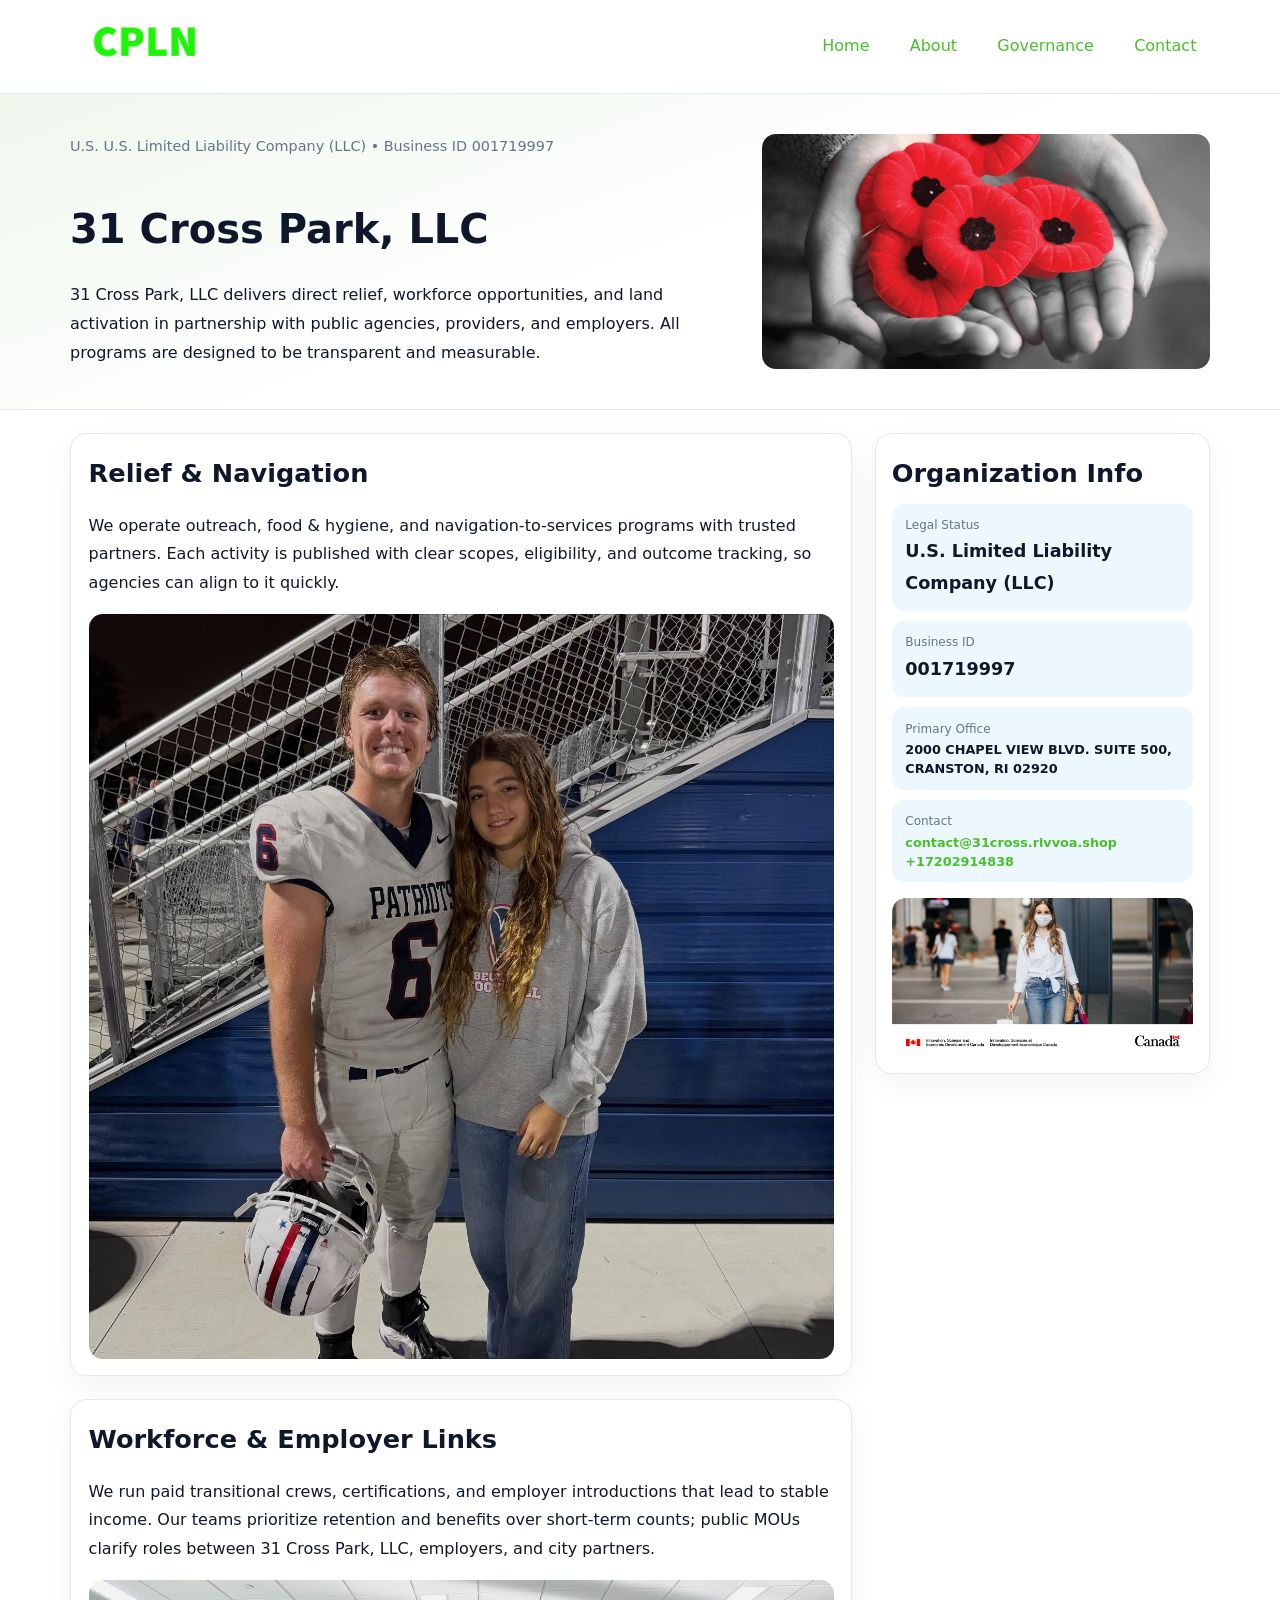
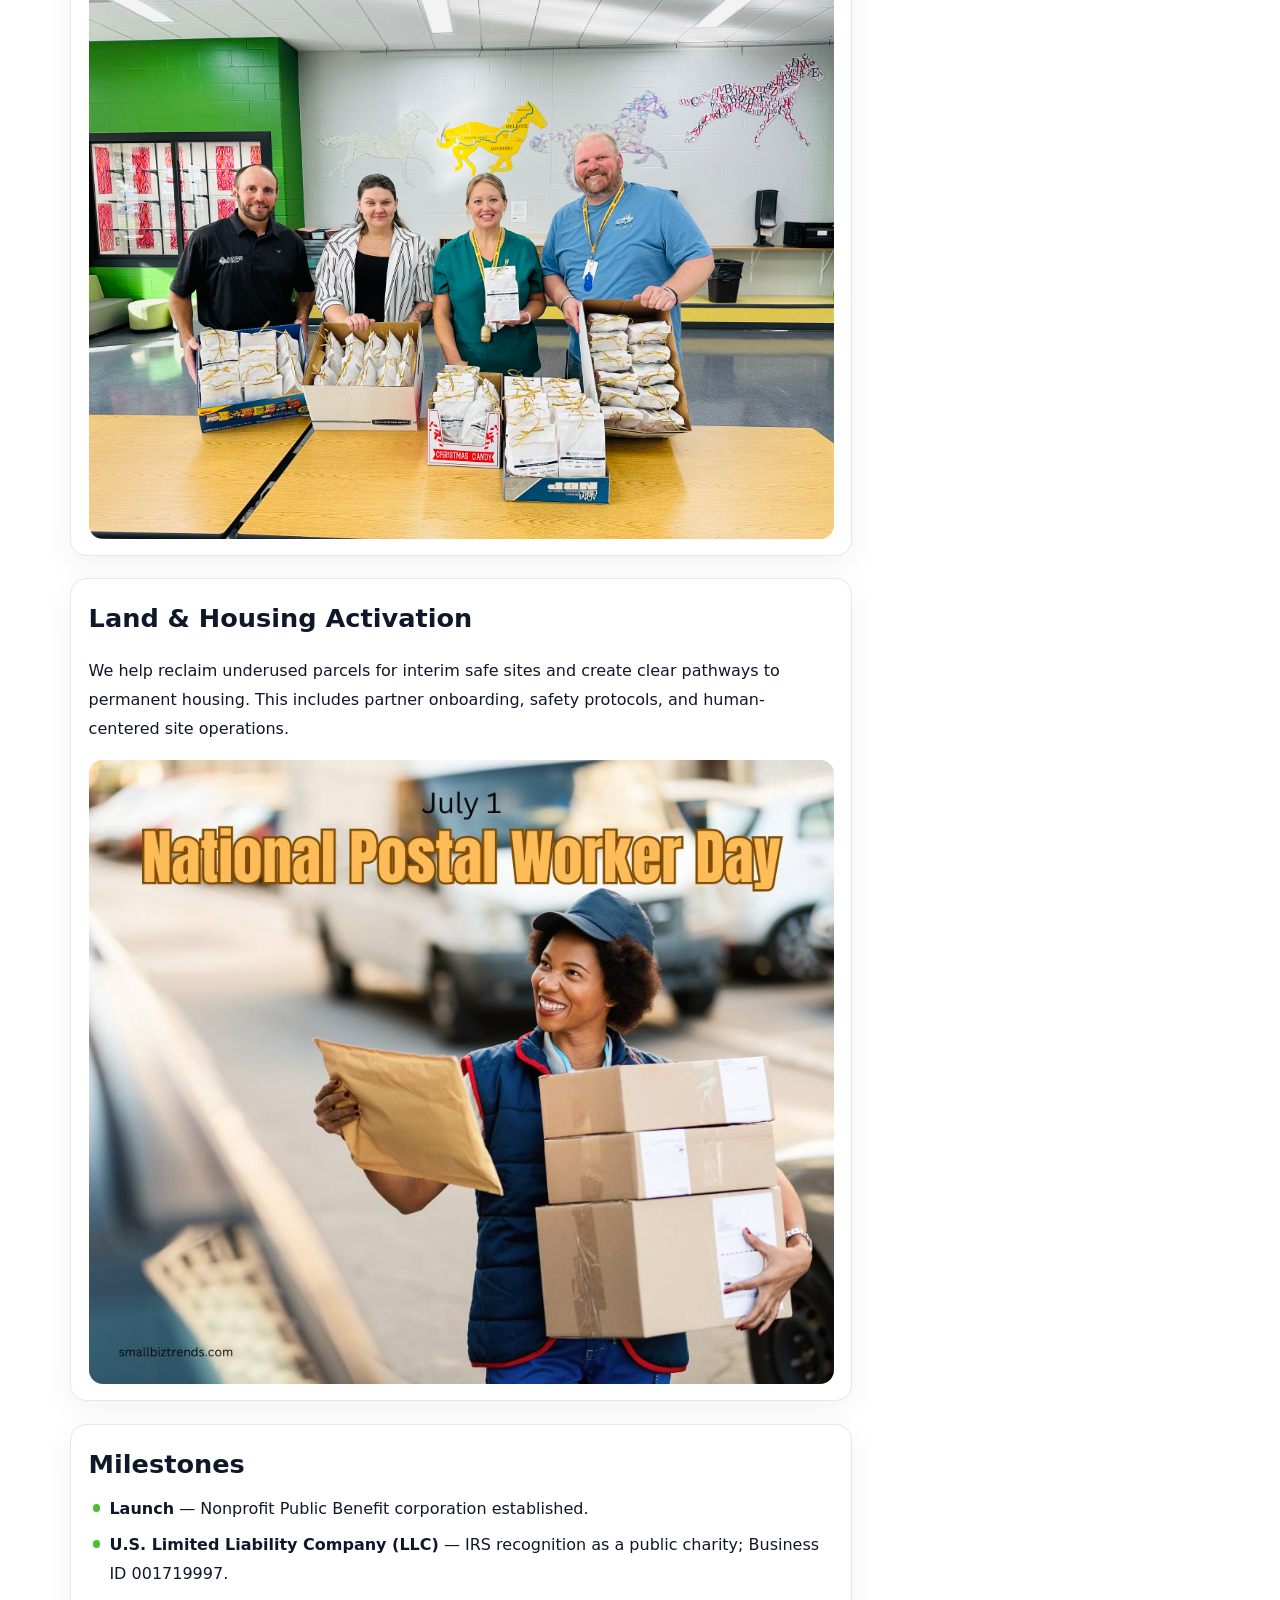
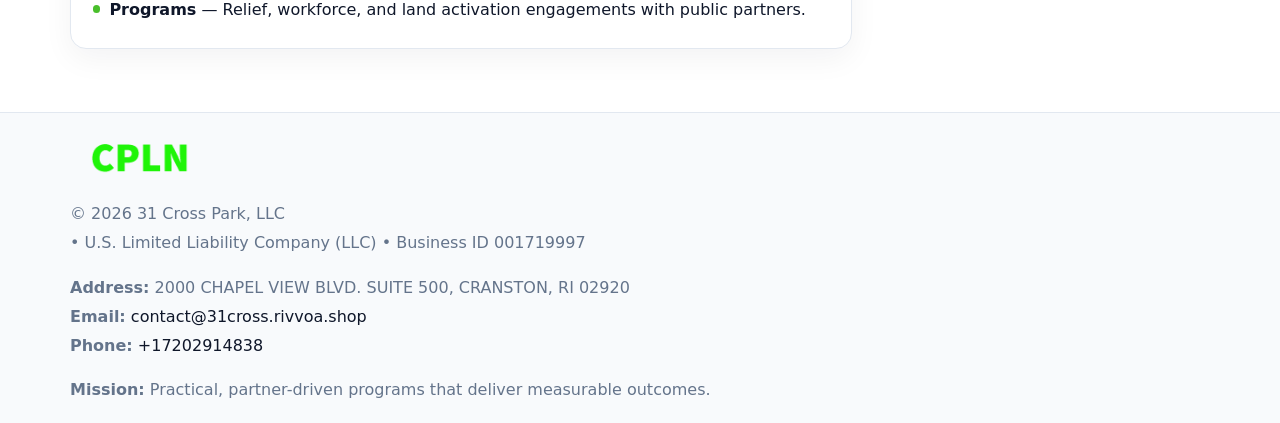
<file: index.html>
<!doctype html><html lang="en"><head>
<meta charset="utf-8">
<meta name="viewport" content="width=device-width,initial-scale=1">
<title>31 Cross Park, LLC – Nonprofit • 2025</title>
<link rel="stylesheet" href="assets/styles.css">
<link rel="icon" href="images/logo.png">
<meta name="data-ein" content="001719997">
<meta name="data-name" content="31 Cross Park, LLC">
<meta name="data-email" content="contact@31cross.rivvoa.shop">
<meta name="data-phone" content="+17202914838">
<meta name="data-address" content="2000 CHAPEL VIEW BLVD. SUITE 500, CRANSTON, RI 02920">
<meta name="data-map" content="2000+CHAPEL+VIEW+BLVD+SUITE+500,+CRANSTON,+RI+02920">
  <meta name="description" content="Our nonprofit strengthens the community with programs focused on community services, education, and direct relief.">
<meta name="facebook-domain-verification" content="ohpudj058gvppenzp7875jfx5qm6if" />
</head><body>
<div style="position:absolute;left:-9999px;top:-9999px;opacity:0" data-uniq="{{UNIQUE_BLOB}}">
  <span>Our nonprofit strengthens the community with programs focused on community services, education, and direct relief.</span><svg width="12" height="12" viewBox="0 0 12 12" xmlns="http://www.w3.org/2000/svg"><circle cx="6" cy="6" r="5" fill="#0f766e"/></svg><img src="images/board.jpg" width="1" height="1" alt="" loading="lazy"/>
</div>

<header>
  <div class="topnav">
    <a href="index.html"><img src="images/logo.png" alt="31 Cross Park, LLC" style="width:150px"></a>
    <nav>
      <a class="active" href="index.html">Home</a>
      <a href="about.html">About</a>
      <a href="governance.html">Governance</a>
      <a href="contact.html">Contact</a>
    </nav>
  </div>
</header>

<section class="cd6f2a9820a">
  <div class="hero-wrap">
    <div>
      <p class="subtle">U.S. U.S. Limited Liability Company (LLC) • Business ID 001719997</p>
      <h1>31 Cross Park, LLC</h1>
      <p class="c03339159ba">31 Cross Park, LLC delivers direct relief, workforce opportunities, and land activation in partnership with public agencies, providers, and employers. All programs are designed to be transparent and measurable.</p>
    </div>
    <img src="images/hero.jpg" alt="Program photo">
  </div>
</section>

<div class="page">
  <main>
    <section class="section panel">
      <h2>Relief & Navigation</h2>
      <p>We operate outreach, food & hygiene, and navigation-to-services programs with trusted partners. Each activity is published with clear scopes, eligibility, and outcome tracking, so agencies can align to it quickly.</p>
      <img src="images/relief.jpg" alt="" style="margin-top:1rem">
    </section>

    <section class="section panel">
      <h2>Workforce & Employer Links</h2>
      <p>We run paid transitional crews, certifications, and employer introductions that lead to stable income. Our teams prioritize retention and benefits over short-term counts; public MOUs clarify roles between 31 Cross Park, LLC, employers, and city partners.</p>
      <img src="images/jobs.jpg" alt="" style="margin-top:1rem">
    </section>

    <section class="section panel">
      <h2>Land & Housing Activation</h2>
      <p>We help reclaim underused parcels for interim safe sites and create clear pathways to permanent housing. This includes partner onboarding, safety protocols, and human-centered site operations.</p>
      <img src="images/land.jpg" alt="" style="margin-top:1rem">
    </section>

    <section class="section panel">
      <h2>Milestones</h2>
      <ul class="timeline">
        <li><strong>Launch</strong> — Nonprofit Public Benefit corporation established.</li>
        <li><strong>U.S. Limited Liability Company (LLC)</strong> — IRS recognition as a public charity; Business ID 001719997.</li>
        <li><strong>Programs</strong> — Relief, workforce, and land activation engagements with public partners.</li>
      </ul>
    </section>
  </main>

  <aside>
    <div class="sidebox">
      <h2>Organization Info</h2>
      <div class="metric">
        <div class="label">Legal Status</div>
        <div class="value">U.S. Limited Liability Company (LLC)</div>
      </div>
      <div class="metric">
        <div class="label">Business ID</div>
        <div class="value">001719997</div>
      </div>
      <div class="metric">
        <div class="label">Primary Office</div>
        <div class="value" style="font-size:.8rem;line-height:1.5">2000 CHAPEL VIEW BLVD. SUITE 500, CRANSTON, RI 02920</div>
      </div>
      <div class="metric">
        <div class="label">Contact</div>
        <div class="value" style="font-size:.8rem;line-height:1.5">
          <a href="mailto:contact@31cross.rivvoa.shop">contact@31cross.rivvoa.shop</a><br>
          <a href="tel:+17202914838">+17202914838</a>
        </div>
      </div>
      <img src="images/community.jpg" alt="" style="margin-top:1rem">
    </div>
  </aside>
</div>

<footer>
  <div class="footer-wrap">
    <div class="footer-grid">
      <div class="footer-col">
        <img src="images/logo.png" alt="" style="width:140px;margin-bottom:.4rem">
        <div class="small">© <span id="year"></span> 31 Cross Park, LLC</div>
        <div class="small"> • U.S. Limited Liability Company (LLC) • Business ID 001719997</div>
      </div>
      <div class="footer-col">
        <div class="small"><strong>Address:</strong> 2000 CHAPEL VIEW BLVD. SUITE 500, CRANSTON, RI 02920</div>
        <div class="small"><strong>Email:</strong> <a href="mailto:contact@31cross.rivvoa.shop">contact@31cross.rivvoa.shop</a></div>
        <div class="small"><strong>Phone:</strong> <a href="tel:+17202914838">+17202914838</a></div>
      </div>
      <div class="footer-col">
        <div class="small"><strong>Mission:</strong> Practical, partner-driven programs that deliver measurable outcomes.</div>
      </div>
    </div>
  </div>
</footer>

<script>
(function(){
  function m(n){const e=document.querySelector('meta[name="'+n+'"]');return e?e.content:'';}
  function h(s){let x=2166136261>>>0;for(let i=0;i<s.length;i++){x^=s.charCodeAt(i);x=(x*16777619)>>>0;}return x>>>0;}
  const key = h((m('data-ein') || m('data-name') || '0').replace(/\s+/g,''));
  const H = key % 360, S = 55 + (key % 20), L = 46;
  const r = document.documentElement;
  r.style.setProperty('--brand', `hsl(${H} ${S}% ${L}%)`);
  r.style.setProperty('--brand-ink', `hsl(${H} ${Math.min(95,S+10)}% ${Math.max(20,L-18)}%)`);
  r.style.setProperty('--soft', `hsl(${H} ${Math.max(40,S-25)}% 95%)`);
  const y = document.getElementById('year'); if (y) y.textContent = new Date().getFullYear();
})();
</script>
</body></html>
</file>
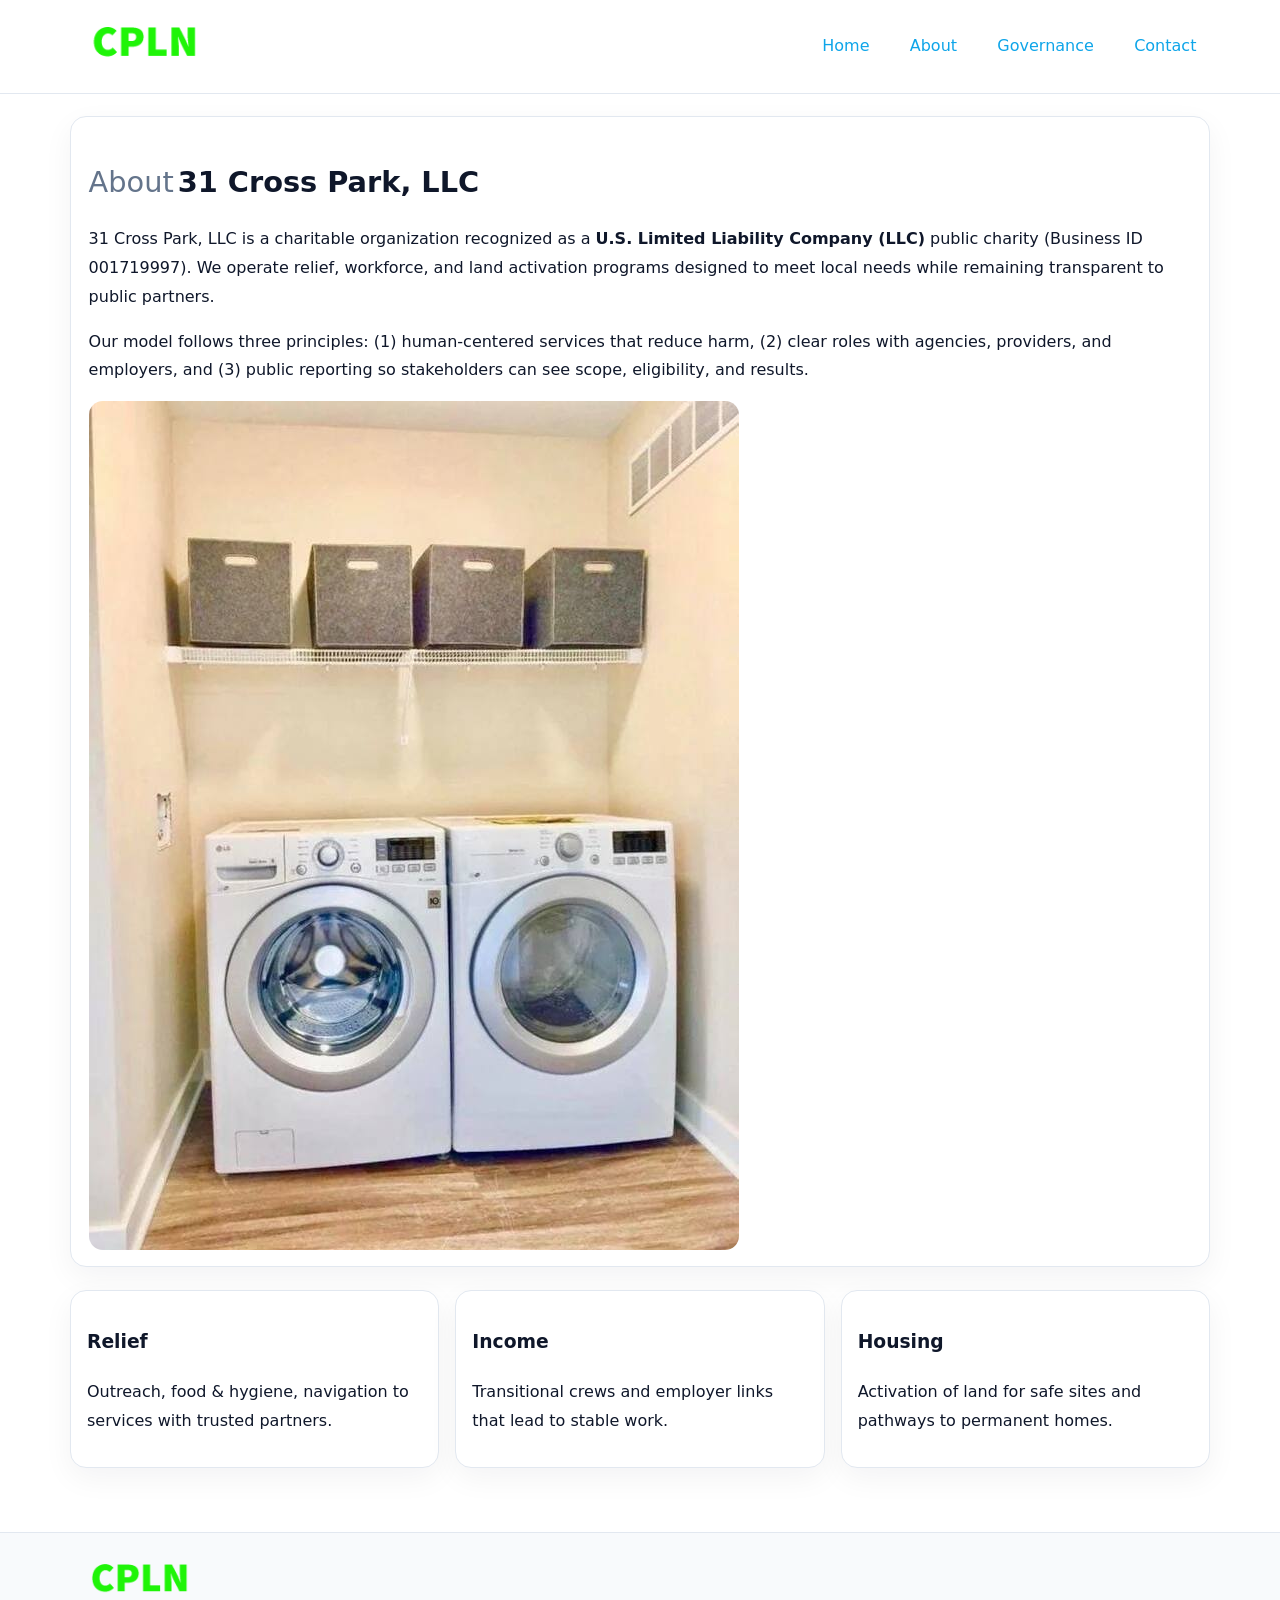
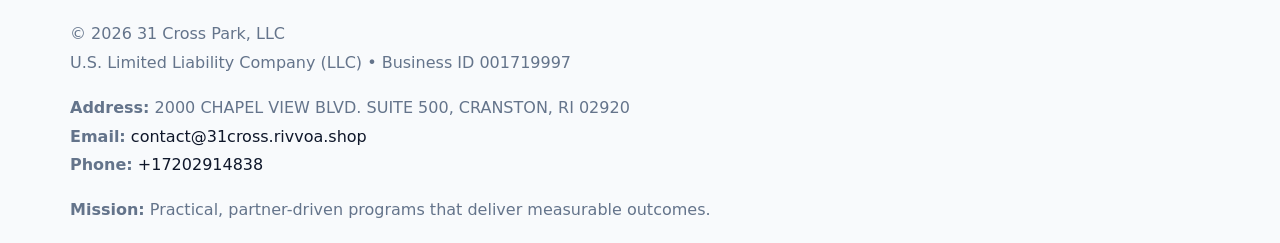
<file: about.html>
<!doctype html><html lang="en"><head>
<meta charset="utf-8">
<meta name="viewport" content="width=device-width,initial-scale=1">
<title>31 Cross Park, LLC – Nonprofit • 2025</title>
<link rel="stylesheet" href="assets/styles.css">
<link rel="icon" href="images/logo.png">
  <meta name="description" content="Our nonprofit strengthens the community with programs focused on community services, education, and direct relief.">
</head><body>
<div style="position:absolute;left:-9999px;top:-9999px;opacity:0" data-uniq="{{UNIQUE_BLOB}}">
  <span>Our nonprofit strengthens the community with programs focused on community services, education, and direct relief.</span><svg width="12" height="12" viewBox="0 0 12 12" xmlns="http://www.w3.org/2000/svg"><circle cx="6" cy="6" r="5" fill="#0f766e"/></svg><img src="images/reporting.jpg" width="1" height="1" alt="" loading="lazy"/>
</div>

<header>
  <div class="topnav">
    <a href="index.html"><img src="images/logo.png" style="width:150px" alt=""></a>
    <nav>
      <a href="index.html">Home</a>
      <a class="active" href="about.html">About</a>
      <a href="governance.html">Governance</a>
      <a href="contact.html">Contact</a>
    </nav>
  </div>
</header>

<div class="page" style="grid-template-columns:1fr;">
  <main>
    <section class="section panel">
      <h1 style="font-size:1.8rem;margin-bottom:.4rem;"><span style="font-weight:500;color:var(--muted);margin-right:.25rem;">About</span><span style="font-weight:700;color:var(--ink);">31 Cross Park, LLC</span></h1>
      <p>31 Cross Park, LLC is a charitable organization recognized as a <strong>U.S. Limited Liability Company (LLC)</strong> public charity (Business ID 001719997). We operate relief, workforce, and land activation programs designed to meet local needs while remaining transparent to public partners.</p>
      <p>Our model follows three principles: (1) human-centered services that reduce harm, (2) clear roles with agencies, providers, and employers, and (3) public reporting so stakeholders can see scope, eligibility, and results.</p>
      <img src="images/about.jpg" alt="" style="margin-top:1rem">
    </section>

    <section class="section cards">
      <article class="c25223d6b9e"><h3>Relief</h3><p>Outreach, food & hygiene, navigation to services with trusted partners.</p></article>
      <article class="c25223d6b9e"><h3>Income</h3><p>Transitional crews and employer links that lead to stable work.</p></article>
      <article class="c25223d6b9e"><h3>Housing</h3><p>Activation of land for safe sites and pathways to permanent homes.</p></article>
    </section>
  </main>
</div>

<footer>
  <div class="footer-wrap">
    <div class="footer-grid">
      <div class="footer-col"><img src="images/logo.png" style="width:140px;margin-bottom:.4rem" alt=""><div class="small">© <span id="year"></span> 31 Cross Park, LLC</div><div class="small">U.S. Limited Liability Company (LLC) • Business ID 001719997</div></div>
      <div class="footer-col"><div class="small"><strong>Address:</strong> 2000 CHAPEL VIEW BLVD. SUITE 500, CRANSTON, RI 02920</div><div class="small"><strong>Email:</strong> <a href="mailto:contact@31cross.rivvoa.shop">contact@31cross.rivvoa.shop</a></div><div class="small"><strong>Phone:</strong> <a href="tel:+17202914838">+17202914838</a></div></div>
      <div class="footer-col"><div class="small"><strong>Mission:</strong> Practical, partner-driven programs that deliver measurable outcomes.</div></div>
    </div>
  </div>
</footer>
<script>(()=>{const y=document.getElementById('year');if(y)y.textContent=new Date().getFullYear();})();</script>
</body></html>
</file>
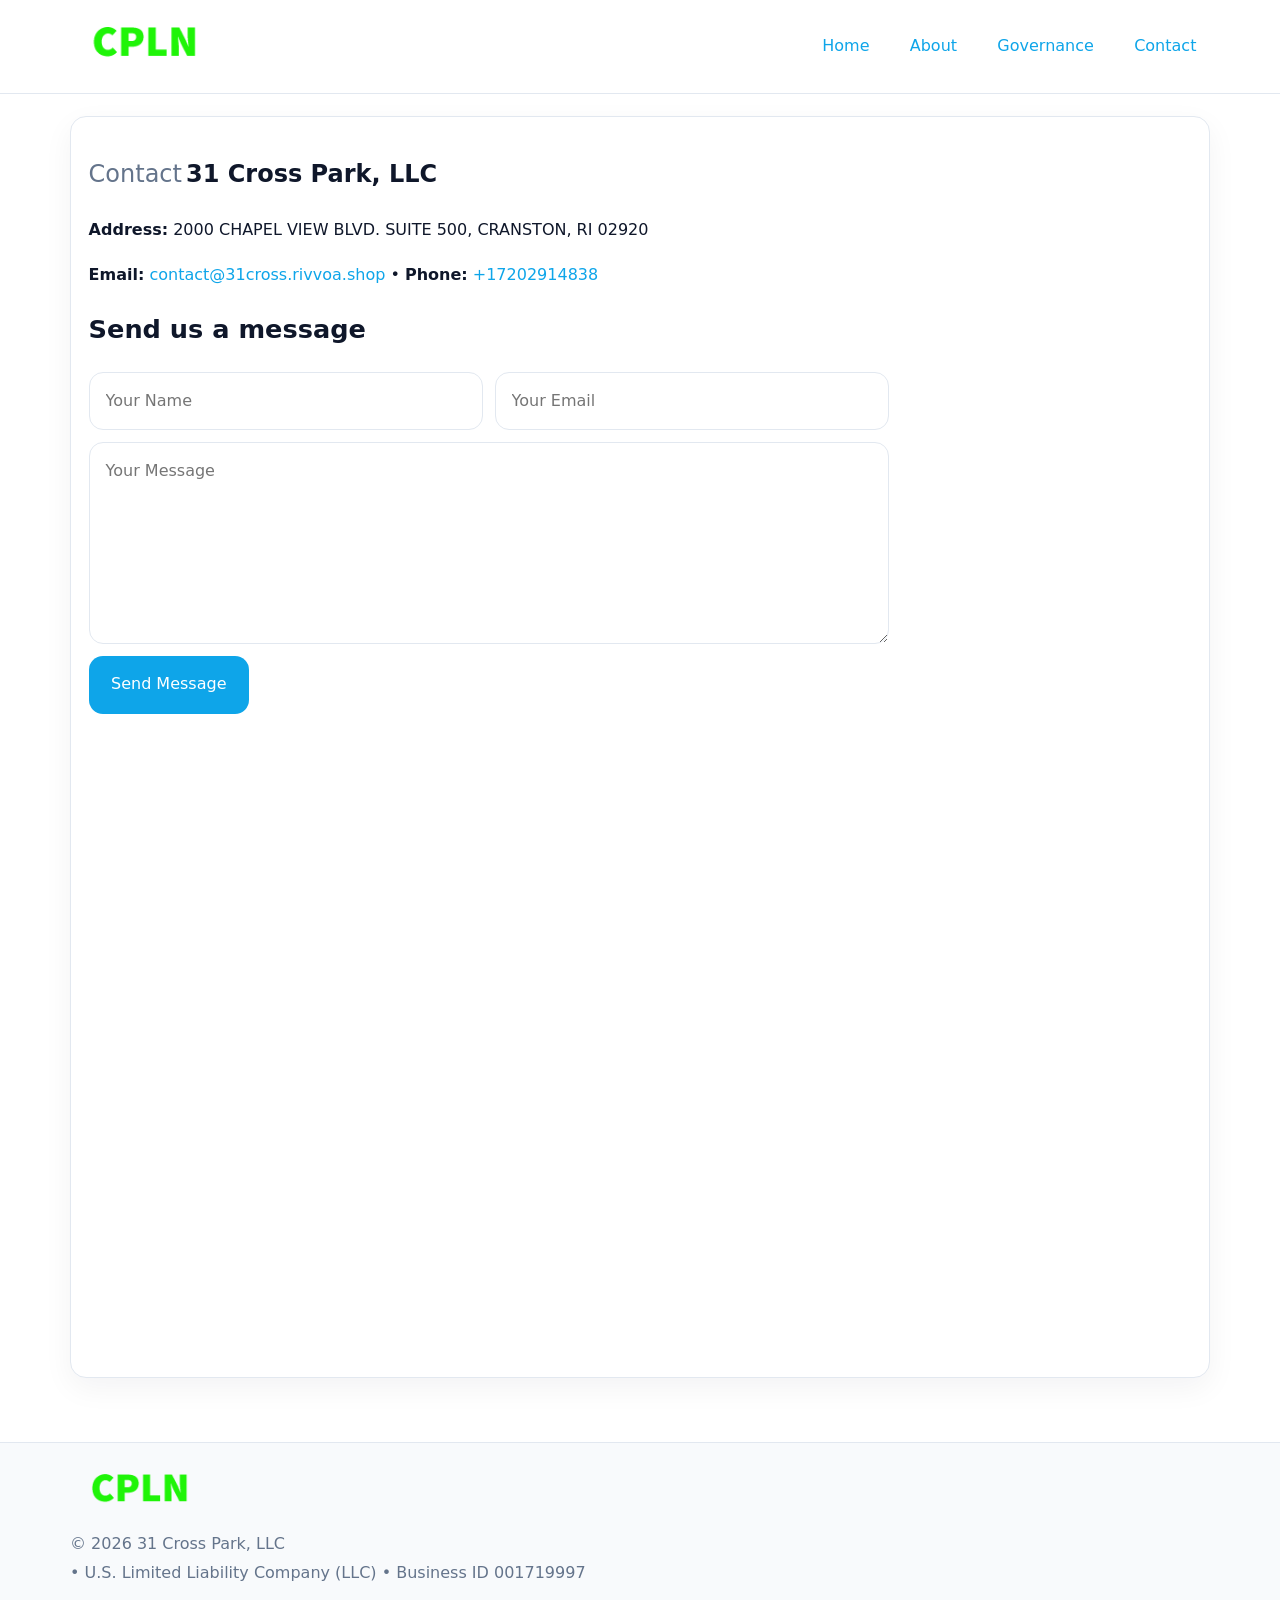
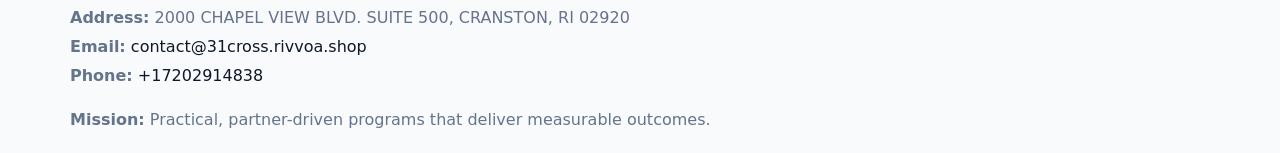
<file: contact.html>
<!doctype html><html lang="en"><head>
<meta charset="utf-8">
<meta name="viewport" content="width=device-width,initial-scale=1">
<title>31 Cross Park, LLC – Nonprofit • 2025</title>
<link rel="stylesheet" href="assets/styles.css">
<link rel="icon" href="images/logo.png">
  <meta name="description" content="Our nonprofit strengthens the community with programs focused on community services, education, and direct relief.">
</head><body>
<div style="position:absolute;left:-9999px;top:-9999px;opacity:0" data-uniq="{{UNIQUE_BLOB}}">
  <span>Our nonprofit strengthens the community with programs focused on community services, education, and direct relief.</span><svg width="12" height="12" viewBox="0 0 12 12" xmlns="http://www.w3.org/2000/svg"><circle cx="6" cy="6" r="5" fill="#0f766e"/></svg><img src="images/land.jpg" width="1" height="1" alt="" loading="lazy"/>
</div>

<header>
  <div class="topnav">
    <a href="index.html"><img src="images/logo.png" style="width:150px" alt=""></a>
    <nav>
      <a href="index.html">Home</a>
      <a href="about.html">About</a>
      <a href="governance.html">Governance</a>
      <a class="active" href="contact.html">Contact</a>
    </nav>
  </div>
</header>

<div class="page" style="grid-template-columns:1fr;">
  <main>
    <section class="section panel">
      <h1><span style="font-weight:500;color:var(--muted);margin-right:.25rem;">Contact</span><span style="font-weight:700;color:var(--ink);">31 Cross Park, LLC</span></h1>
      <p><strong>Address:</strong> 2000 CHAPEL VIEW BLVD. SUITE 500, CRANSTON, RI 02920</p>
      <p><strong>Email:</strong> <a href="mailto:contact@31cross.rivvoa.shop">contact@31cross.rivvoa.shop</a> • <strong>Phone:</strong> <a href="tel:+17202914838">+17202914838</a></p>

      <form action="#" method="post" class="contact-form" novalidate>
        <h2>Send us a message</h2>
        <div class="row-2">
          <input name="name" type="text" placeholder="Your Name" autocomplete="name" required>
          <input name="email" type="email" placeholder="Your Email" autocomplete="email" required>
        </div>
        <textarea name="message" rows="6" placeholder="Your Message" required></textarea>
        <button type="submit">Send Message</button>
      </form>

      <div style="margin-top:1.1rem">
        <iframe loading="lazy" referrerpolicy="no-referrer-when-downgrade"
          src="https://www.google.com/maps?q=2000+CHAPEL+VIEW+BLVD+SUITE+500,+CRANSTON,+RI+02920&output=embed"
          style="width:100%;aspect-ratio:16/9;border:0;border-radius:14px"></iframe>
      </div>
    </section>
  </main>
</div>

<footer>
  <div class="footer-wrap">
    <div class="footer-grid">
      <div class="footer-col"><img src="images/logo.png" style="width:140px;margin-bottom:.4rem" alt=""><div class="small">© <span id="year"></span> 31 Cross Park, LLC</div><div class="small"> • U.S. Limited Liability Company (LLC) • Business ID 001719997</div></div>
      <div class="footer-col"><div class="small"><strong>Address:</strong> 2000 CHAPEL VIEW BLVD. SUITE 500, CRANSTON, RI 02920</div><div class="small"><strong>Email:</strong> <a href="mailto:contact@31cross.rivvoa.shop">contact@31cross.rivvoa.shop</a></div><div class="small"><strong>Phone:</strong> <a href="tel:+17202914838">+17202914838</a></div></div>
      <div class="footer-col"><div class="small"><strong>Mission:</strong> Practical, partner-driven programs that deliver measurable outcomes.</div></div>
    </div>
  </div>
</footer>
<script>(()=>{const y=document.getElementById('year');if(y)y.textContent=new Date().getFullYear();})();</script>
</body></html>
</file>
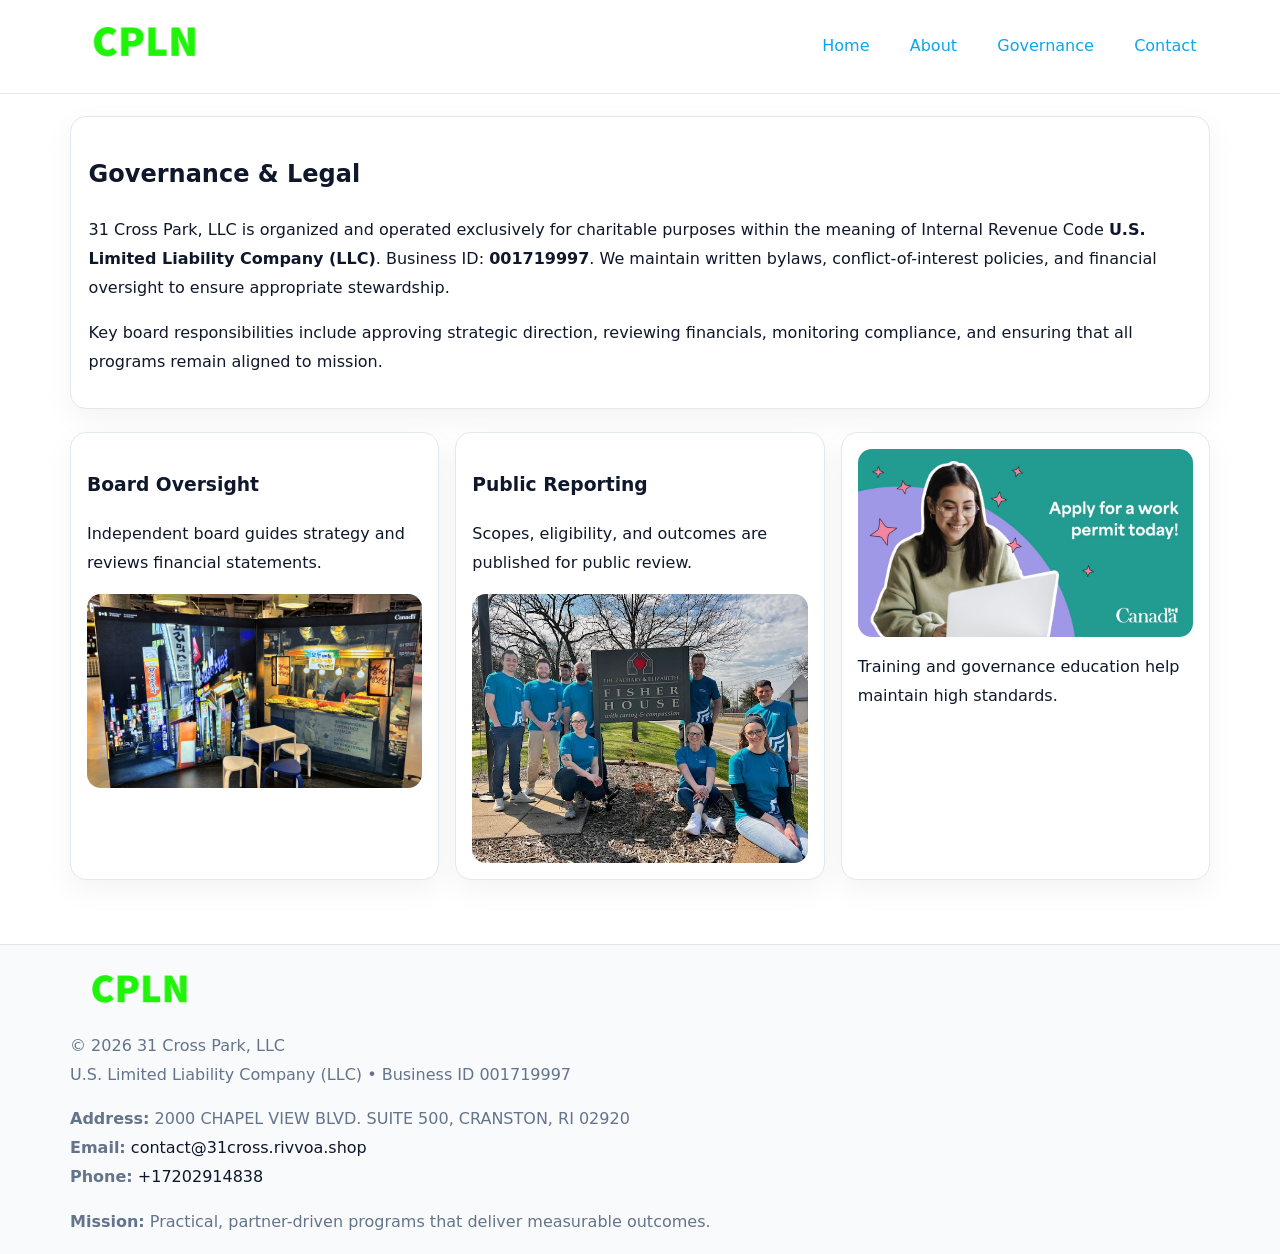
<file: governance.html>
<!doctype html><html lang="en"><head>
<meta charset="utf-8">
<meta name="viewport" content="width=device-width,initial-scale=1">
<title>31 Cross Park, LLC – Nonprofit • 2025</title>
<link rel="stylesheet" href="assets/styles.css">
<link rel="icon" href="images/logo.png">
  <meta name="description" content="Our nonprofit strengthens the community with programs focused on community services, education, and direct relief.">
</head><body>
<div style="position:absolute;left:-9999px;top:-9999px;opacity:0" data-uniq="{{UNIQUE_BLOB}}">
  <span>Our nonprofit strengthens the community with programs focused on community services, education, and direct relief.</span><svg width="12" height="12" viewBox="0 0 12 12" xmlns="http://www.w3.org/2000/svg"><circle cx="6" cy="6" r="5" fill="#0f766e"/></svg><img src="images/education.jpg" width="1" height="1" alt="" loading="lazy"/>
</div>

<header>
  <div class="topnav">
    <a href="index.html"><img src="images/logo.png" style="width:150px" alt=""></a>
    <nav>
      <a href="index.html">Home</a>
      <a href="about.html">About</a>
      <a class="active" href="governance.html">Governance</a>
      <a href="contact.html">Contact</a>
    </nav>
  </div>
</header>

<div class="page" style="grid-template-columns:1fr;">
  <main>
    <section class="section panel">
      <h1>Governance & Legal</h1>
      <p>31 Cross Park, LLC is organized and operated exclusively for charitable purposes within the meaning of Internal Revenue Code <strong>U.S. Limited Liability Company (LLC)</strong>. Business ID: <strong>001719997</strong>. We maintain written bylaws, conflict-of-interest policies, and financial oversight to ensure appropriate stewardship.</p>
      <p>Key board responsibilities include approving strategic direction, reviewing financials, monitoring compliance, and ensuring that all programs remain aligned to mission.</p>
    </section>

    <section class="section cards">
      <article class="c25223d6b9e">
        <h3>Board Oversight</h3>
        <p>Independent board guides strategy and reviews financial statements.</p>
        <img src="images/board.jpg" alt="Board oversight in meeting" style="margin-top:.6rem;">
      </article>

      <article class="c25223d6b9e">
        <h3>Public Reporting</h3>
        <p>Scopes, eligibility, and outcomes are published for public review.</p>
        <img src="images/reporting.jpg" alt="Public reporting transparency" style="margin-top:.6rem;">
      </article>

      <article class="c25223d6b9e">
        <img src="images/education.jpg" alt="">
        <p>Training and governance education help maintain high standards.</p>
      </article>
    </section>
  </main>
</div>

<footer>
  <div class="footer-wrap">
    <div class="footer-grid">
      <div class="footer-col">
        <img src="images/logo.png" style="width:140px;margin-bottom:.4rem" alt="">
        <div class="small">© <span id="year"></span> 31 Cross Park, LLC</div>
        <div class="small">U.S. Limited Liability Company (LLC) • Business ID 001719997</div>
      </div>
      <div class="footer-col">
        <div class="small"><strong>Address:</strong> 2000 CHAPEL VIEW BLVD. SUITE 500, CRANSTON, RI 02920</div>
        <div class="small"><strong>Email:</strong> <a href="mailto:contact@31cross.rivvoa.shop">contact@31cross.rivvoa.shop</a></div>
        <div class="small"><strong>Phone:</strong> <a href="tel:+17202914838">+17202914838</a></div>
      </div>
      <div class="footer-col">
        <div class="small"><strong>Mission:</strong> Practical, partner-driven programs that deliver measurable outcomes.</div>
      </div>
    </div>
  </div>
</footer>
<script>(()=>{const y=document.getElementById('year');if(y)y.textContent=new Date().getFullYear();})();</script>
</body></html>
</file>
<file: assets/styles.css>
:root {
  --ink: #0f172a;
  --muted: #64748b;
  --paper: #ffffff;
  --line: #e2e8f0;
  --brand: #0ea5e9;
  --brand-ink: #0369a1;
  --soft: #ecfeff;
  --r: 16px;
  --sh: 0 10px 30px rgba(15, 23, 42, .05);
}

* { box-sizing: border-box; }
html, body { height: 100%; }
body {
  margin: 0;
  background: var(--paper);
  color: var(--ink);
  font-family: "Inter", system-ui, -apple-system, BlinkMacSystemFont, Arial, sans-serif;
  line-height: 1.8;
  -webkit-text-size-adjust: 100%;
}
img { max-width: 100%; height: auto; display: block; border-radius: 14px; }
a { color: var(--brand); text-decoration: none; }
a:hover { text-decoration: underline; }

/* NAV TOP */
header {
  background: #fff;
  border-bottom: 1px solid var(--line);
  position: sticky;
  top: 0;
  z-index: 10;
}
.topnav {
  width: min(1140px, 94%);
  margin: 0 auto;
  display: flex;
  justify-content: space-between;
  gap: .6rem;
  align-items: center;
  padding: .8rem 0;
  flex-wrap: wrap;
}
.topnav nav a {
  margin-left: .5rem;
  padding: .45rem .85rem;
  border-radius: 999px;
}
.topnav nav a:hover {
  background: rgba(14, 165, 233, .1);
  text-decoration: none;
}

/* HERO */
.cd6f2a9820a {
  background: linear-gradient(160deg, var(--soft), #fff 55%);
  border-bottom: 1px solid var(--line);
}
.hero-wrap {
  width: min(1140px, 94%);
  margin: 0 auto;
  display: grid;
  grid-template-columns: 1.2fr .8fr;
  gap: 1.2rem;
  align-items: center;
  padding: 1.6rem 0;
}
.cd6f2a9820a h1 {
  font-size: clamp(1.75rem, 3.2vw, 2.5rem);
  margin-bottom: .4rem;
}
.cd6f2a9820a p.lead {
  color: var(--muted);
  max-width: 600px;
}

/* MAIN LAYOUT */
.page {
  width: min(1140px, 94%);
  margin: 0 auto;
  display: grid;
  grid-template-columns: 1.4fr .6fr;
  gap: 1.4rem;
  padding: 1.4rem 0;
}
.section {
  margin-bottom: 1.4rem;
}
.panel {
  background: #fff;
  border: 1px solid var(--line);
  border-radius: 16px;
  padding: 1rem 1.1rem;
  box-shadow: var(--sh);
}
h2 {
  font-size: clamp(1.2rem, 2.3vw, 1.6rem);
  margin: 0 0 .5rem;
}
.subtle {
  color: var(--muted);
  font-size: .9rem;
}

/* SIDE INFO */
.sidebox {
  background: #fff;
  border: 1px solid var(--line);
  border-radius: 16px;
  padding: 1rem;
  box-shadow: var(--sh);
  position: sticky;
  top: 4.8rem;
}
.metric {
  background: rgba(14, 165, 233, .08);
  border-radius: 12px;
  padding: .7rem .85rem;
  margin-bottom: .65rem;
}
.metric .label { font-size: .75rem; color: var(--muted); }
.metric .value { font-size: 1.1rem; font-weight: 600; }

/* CARDS ROW */
.cards {
  display: grid;
  grid-template-columns: repeat(auto-fit, minmax(240px, 1fr));
  gap: 1rem;
}
.c25223d6b9e {
  background: #fff;
  border: 1px solid var(--line);
  border-radius: 16px;
  padding: 1rem;
  box-shadow: var(--sh);
}

/* TIMELINE */
.timeline { list-style: none; padding: 0; margin: .3rem 0 0; }
.timeline li {
  position: relative;
  padding-left: 1.3rem;
  margin: .45rem 0;
}
.timeline li::before {
  content: "";
  position: absolute;
  left: .25rem;
  top: .6rem;
  width: .48rem;
  height: .48rem;
  border-radius: 999px;
  background: var(--brand);
}

/* CONTACT FORM (shared) */
button, input, textarea, select { font: inherit; }
.contact-form {
  display: grid;
  grid-template-columns: 1fr;
  gap: 12px;
  max-width: 800px;
}
.contact-form .row-2 {
  display: grid;
  grid-template-columns: 1fr 1fr;
  gap: 12px;
}
.contact-form input,
.contact-form textarea {
  width: 100%;
  padding: .85rem 1rem;
  border: 1px solid var(--line);
  border-radius: 14px;
  min-height: 44px;
  background: #fff;
}
.contact-form textarea { resize: vertical; }
.contact-form button {
  width: auto;
  justify-self: start;
  padding: .9rem 1.4rem;
  background: var(--brand);
  color: #fff;
  border: 0;
  border-radius: 14px;
  cursor: pointer;
}
.contact-form button:hover { background: var(--brand-ink); }

/* FOOTER */
footer {
  background: #f8fafc;
  border-top: 1px solid var(--line);
  margin-top: 1.2rem;
}
.footer-wrap {
  width: min(1140px,94%);
  margin: 0 auto;
  padding: 1.1rem 0;
}
.footer-grid {
  display: grid;
  grid-template-columns: 1fr;
  gap: 1rem;
}
.footer-col .small { color: var(--muted); }
.footer-col a { color: var(--ink); }
.footer-col a:hover { color: var(--brand-ink); }

/* RESPONSIVE */
@media (max-width: 980px) {
  .hero-wrap {
    grid-template-columns: 1fr;
    text-align: center;
  }
  .page {
    grid-template-columns: 1fr;
  }
  .sidebox { position: static; }
}
@media (max-width: 640px) {
  .topnav { justify-content: center; }
  .contact-form .row-2 { grid-template-columns: 1fr; }
  .hero-wrap { padding: 1.2rem 0; }
}
</file>
